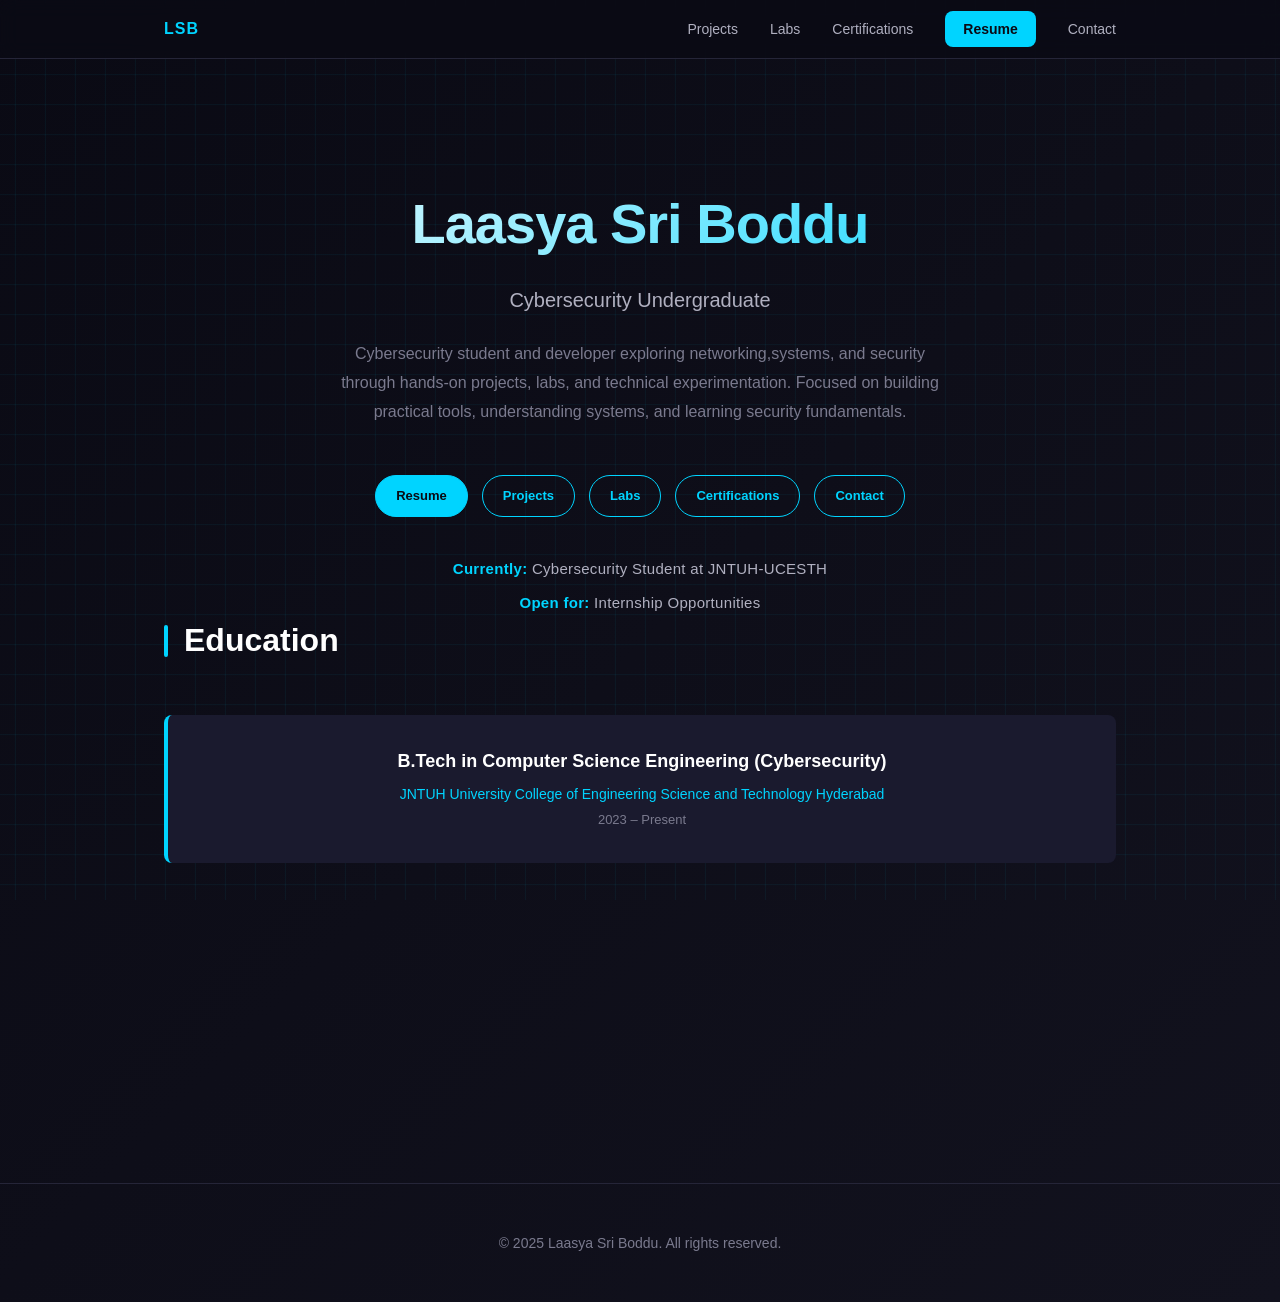
<file: index.html>
<!DOCTYPE html>
<html lang="en">
<head>
  <meta charset="UTF-8" />
  <meta name="viewport" content="width=device-width, initial-scale=1.0" />
  <meta
    name="description"
    content="Cybersecurity portfolio of Laasya Sri Boddu - cryptography, threat detection, penetration testing"
  />
  <meta name="theme-color" content="#0a0a14" />
  <title>Laasya Sri Boddu | Cybersecurity Portfolio</title>

  <link rel="stylesheet" href="styles.css" />
</head>

<body>
  <!-- Navigation -->
  <nav>
    <div class="container">
      <a href="index.html" class="nav-brand">LSB</a>
      <ul class="nav-links">
  <li><a href="projects.html">Projects</a></li>
  <li><a href="labs.html">Labs</a></li>
  <li><a href="certifications.html">Certifications</a></li>
  <li>
    <a
      href="resume.pdf"
      target="_blank"
      class="resume-nav-btn"
    >Resume
    </a>
  </li>

  <li><a href="contact.html">Contact</a></li>
</ul>
    </div>
  </nav>

  <!-- Main -->
  <div class="container">

    <!-- Hero -->
    <section class="hero">
      <h1>Laasya Sri Boddu</h1>

      <p class="hero-subtitle">Cybersecurity Undergraduate</p>

      <p class="hero-description">
        Cybersecurity student and developer exploring networking,systems, and security through hands-on projects, labs, and technical experimentation. Focused on building practical tools, understanding systems, and learning security fundamentals.
      </p>

      <div class="cta-buttons">
        <a
          href="resume.pdf"
          target="_blank"
          class="btn btn-primary"
        >
        Resume
        </a>

        <a
          href="projects.html"
          class="btn btn-secondary"
        >
        Projects
        </a>
        <a
          href="labs.html"
          class="btn btn-secondary"
        >
        Labs
        </a>
        <a
          href="certifications.html"
          class="btn btn-secondary"
        >
        Certifications
        </a>
        <a
          href="contact.html"
          class="btn btn-secondary"
        >
        Contact
        </a>
      </div>
      <div class="hero-status">
  <p>
    <span class="status-label">Currently:</span>
    Cybersecurity Student at JNTUH-UCESTH
  </p>

  <p>
    <span class="status-label">Open for:</span>
    Internship Opportunities
  </p>
</div>
<!-- Education Section -->
<section id="education">

  <h2 class="section-title">
    Education
  </h2>

  <div class="education-box">

    <div class="education-degree">
      B.Tech in Computer Science Engineering
      (Cybersecurity)
    </div>

    <div class="education-university">
      JNTUH University College of Engineering
      Science and Technology Hyderabad
    </div>

    <div class="education-meta">
      2023 – Present
    </div>

  </div>

</section>
    </section>
    

  </div>

  <!-- Footer -->
  <footer>
    <div class="container">
      <p>
        © 2025 Laasya Sri Boddu.
        All rights reserved.
      </p>
    </div>
  </footer>

  <script src="script.js"></script>
</body>
</html>
</file>
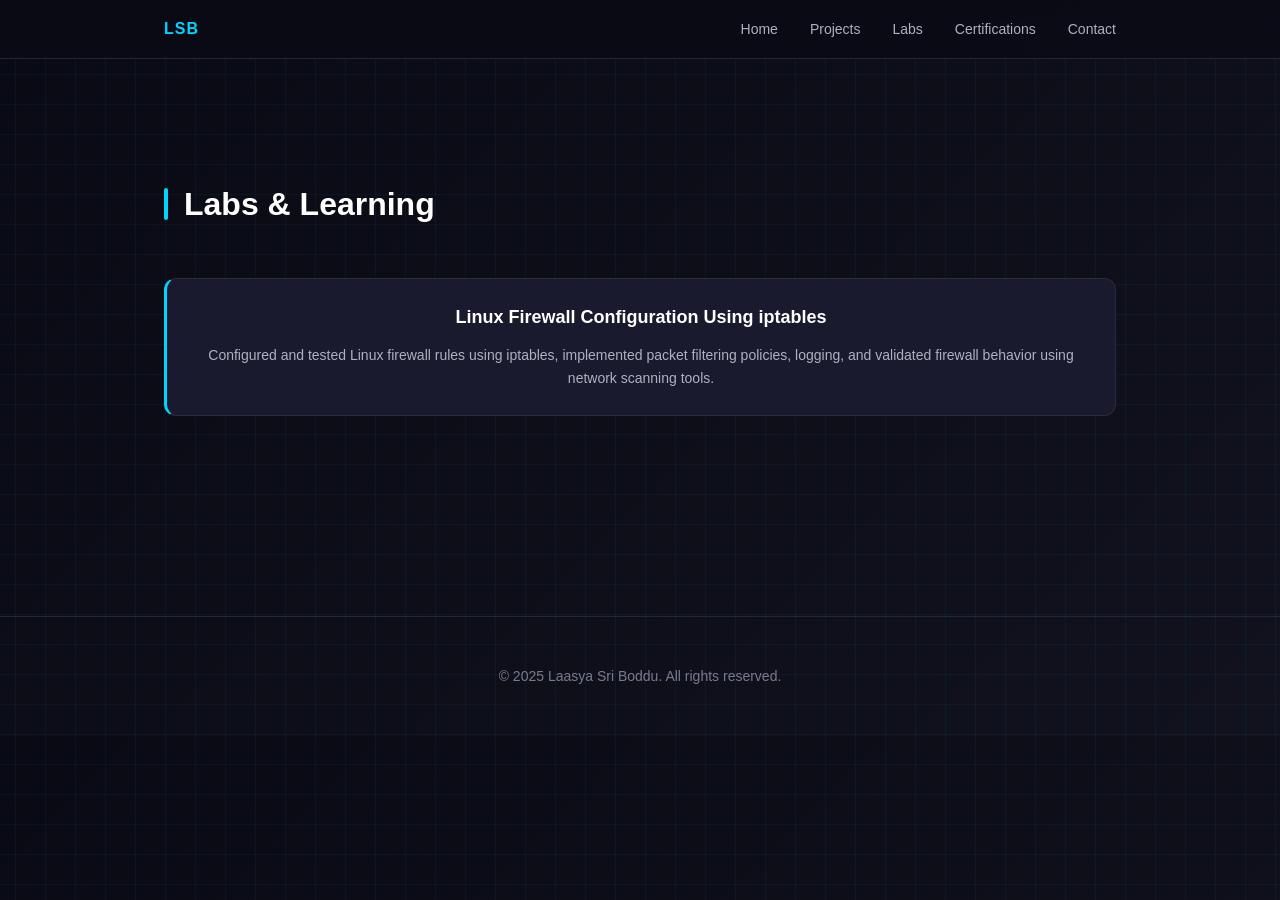
<file: labs.html>
<!DOCTYPE html>
<html lang="en">
<head>
  <meta charset="UTF-8" />
  <meta name="viewport" content="width=device-width, initial-scale=1.0" />
  <title>Labs | Laasya Sri Boddu</title>

  <link rel="stylesheet" href="styles.css" />
</head>
<body>
  <!-- Navigation -->
  <nav>
    <div class="container">
      <a href="index.html" class="nav-brand">
        LSB
      </a>
      <ul class="nav-links">
        <li><a href="index.html">Home</a></li>
        <li><a href="projects.html">Projects</a></li>
        <li><a href="labs.html">Labs</a></li>
        <li><a href="certifications.html">Certifications</a></li>
        <li><a href="contact.html">Contact</a></li>
      </ul>

    </div>
  </nav>

  <!-- Main -->
  <div class="container">

    <section class="hero">
  <h2 class="section-title">Labs & Learning</h2>

      <div class="lab-list">
        <div class="lab-item">
          <a
            href="https://docs.google.com/document/d/1nV-oGlCS8PCJKjb2NN-9CCxcKCxhXR9IljzPXh3jRtw/edit?usp=sharing"
            target="_blank"
            class="lab-link"
          >
          <div class="lab-content">
            <div class="lab-name">Linux Firewall Configuration Using iptables</div>
             <p>
            Configured and tested Linux firewall rules using iptables,
            implemented packet filtering policies, logging, and validated
            firewall behavior using network scanning tools.
            </p>
          </div>
          </a>          
        </div>
      </div>
    </section>

  </div>

  <!-- Footer -->
  <footer>
    <div class="container">
      <p>
        © 2025 Laasya Sri Boddu.
        All rights reserved.
      </p>
    </div>
  </footer>
</body>
</html>
</file>
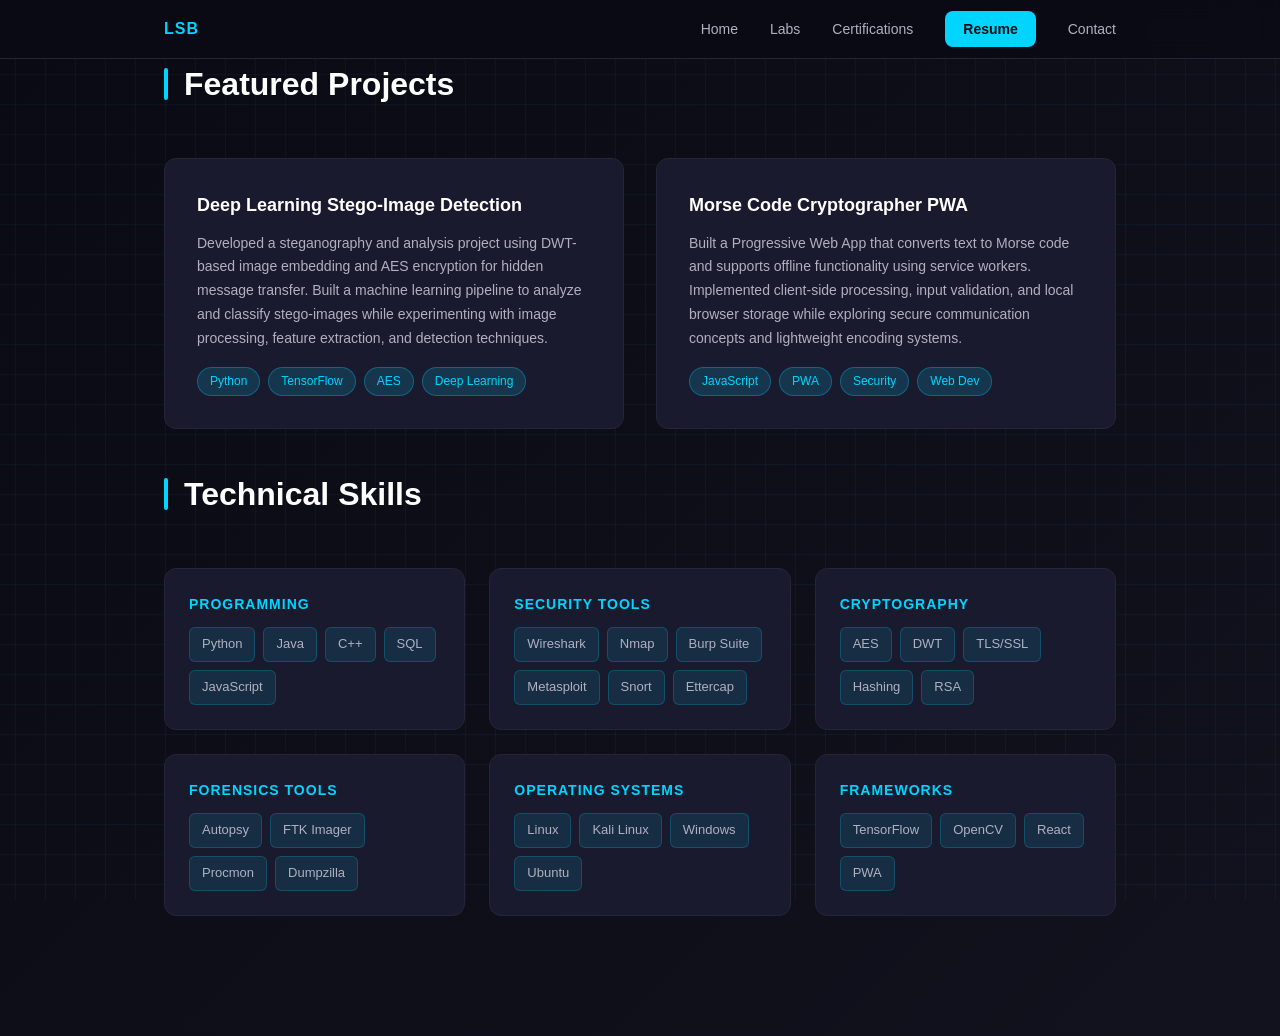
<file: projects.html>
<!DOCTYPE html>
<html lang="en">
<head>
  <meta charset="UTF-8" />
  <meta name="viewport" content="width=device-width, initial-scale=1.0"/>
  <title>Projects | Laasya Sri Boddu</title>
  <link rel="stylesheet" href="styles.css" />
</head>
<body>
  <nav>
    <div class="container">
    <a href="index.html" class="nav-brand">LSB</a>
    <ul class="nav-links">
        <li>
            <a href="index.html">Home</a>
        </li>
        <li>
            <a href="labs.html">Labs</a>
        </li>
        <li>
            <a href="certifications.html">Certifications</a>
        </li>
        <li>
            <a
            href="resume.pdf"
            target="_blank"
            class="resume-nav-btn"
            >Resume
            </a>
        </li>
        <li><a href="contact.html">Contact</a></li>
    </ul>
    </div>
   </nav>
  <div class="container">
    <section>
      <h2 class="section-title">Featured Projects</h2>
      <div class="projects-grid">
        <!-- Project 1 -->
        <a
          href="https://github.com/laasya-04/Stego-Image-Analysis-ML"
          target="_blank"
          class="project-link"
        >
          <div class="project-card">
            <h3 class="project-title">
              Deep Learning Stego-Image Detection
            </h3>

            <p class="project-description">
              Developed a steganography and analysis project using DWT-based image embedding and AES encryption for hidden message transfer. Built a machine learning pipeline to analyze and classify stego-images while experimenting with image processing, feature extraction, and detection techniques.
            </p>
            <div class="project-tags">
              <span class="tag">Python</span>
              <span class="tag">TensorFlow</span>
              <span class="tag">AES</span>
              <span class="tag">Deep Learning</span>
            </div>
          </div>

        </a>

        <!-- Project 2 -->

        <a
          href="https://github.com/laasya-04/morse-cryptographer"
          target="_blank"
          class="project-link"
        >

          <div class="project-card">

            <h3 class="project-title">
              Morse Code Cryptographer PWA
            </h3>

            <p class="project-description">
              Built a Progressive Web App that converts text to Morse code and supports offline functionality using service workers. Implemented client-side processing, input validation, and local browser storage while exploring secure communication concepts and lightweight encoding systems.
            </p>
            <div class="project-tags">
              <span class="tag">JavaScript</span>
              <span class="tag">PWA</span>
              <span class="tag">Security</span>
              <span class="tag">Web Dev</span>
            </div>

          </div>

        </a>

      </div>

      <div id="skills">
      <h2 class="section-title">Technical Skills</h2>

      <div class="skills-container">

        <div class="skill-category">
          <div class="skill-category-title">Programming</div>

          <div class="skill-items">
            <span class="skill-item">Python</span>
            <span class="skill-item">Java</span>
            <span class="skill-item">C++</span>
            <span class="skill-item">SQL</span>
            <span class="skill-item">JavaScript</span>
          </div>
        </div>

        <div class="skill-category">
          <div class="skill-category-title">Security Tools</div>

          <div class="skill-items">
            <span class="skill-item">Wireshark</span>
            <span class="skill-item">Nmap</span>
            <span class="skill-item">Burp Suite</span>
            <span class="skill-item">Metasploit</span>
            <span class="skill-item">Snort</span>
            <span class="skill-item">Ettercap</span>
          </div>
        </div>

        <div class="skill-category">
          <div class="skill-category-title">Cryptography</div>

          <div class="skill-items">
            <span class="skill-item">AES</span>
            <span class="skill-item">DWT</span>
            <span class="skill-item">TLS/SSL</span>
            <span class="skill-item">Hashing</span>
            <span class="skill-item">RSA</span>
          </div>
        </div>

        <div class="skill-category">
          <div class="skill-category-title">Forensics Tools</div>

          <div class="skill-items">
            <span class="skill-item">Autopsy</span>
            <span class="skill-item">FTK Imager</span>
            <span class="skill-item">Procmon</span>
            <span class="skill-item">Dumpzilla</span>
          </div>
        </div>

        <div class="skill-category">
          <div class="skill-category-title">Operating Systems</div>

          <div class="skill-items">
            <span class="skill-item">Linux</span>
            <span class="skill-item">Kali Linux</span>
            <span class="skill-item">Windows</span>
            <span class="skill-item">Ubuntu</span>
          </div>
        </div>

        <div class="skill-category">
          <div class="skill-category-title">Frameworks</div>

          <div class="skill-items">
            <span class="skill-item">TensorFlow</span>
            <span class="skill-item">OpenCV</span>
            <span class="skill-item">React</span>
            <span class="skill-item">PWA</span>
          </div>
        </div>

      </div>
    </div>
    </section>

  </div>

</body>

</html>
</file>
<file: styles.css>
* {
  margin: 0;
  padding: 0;
  box-sizing: border-box;
}

:root {
  --bg-primary: #0a0a14;
  --bg-secondary: #12121e;
  --bg-tertiary: #1a1a2e;
  --text-primary: #ffffff;
  --text-secondary: #b0b0c0;
  --text-tertiary: #7a7a8e;
  --accent: #00d4ff;
  --accent-warm: #ff6b6b;
  --border: #252538;
  --success: #52c41a;
}

html {
  scroll-behavior: smooth;
}

body {
  font-family: -apple-system, BlinkMacSystemFont, 'Segoe UI', Roboto, 'Helvetica Neue', sans-serif;
  background: linear-gradient(135deg, var(--bg-primary) 0%, var(--bg-secondary) 100%);
  color: var(--text-primary);
  line-height: 1.6;
  overflow-x: hidden;
}

/* Animated background grid */
body::before {
  content: '';
  position: fixed;
  top: 0;
  left: 0;
  width: 100%;
  height: 100%;
  background-image: 
    linear-gradient(0deg, transparent 24%, rgba(0, 212, 255, 0.05) 25%, rgba(0, 212, 255, 0.05) 26%, transparent 27%, transparent 74%, rgba(0, 212, 255, 0.05) 75%, rgba(0, 212, 255, 0.05) 76%, transparent 77%, transparent),
    linear-gradient(90deg, transparent 24%, rgba(0, 212, 255, 0.05) 25%, rgba(0, 212, 255, 0.05) 26%, transparent 27%, transparent 74%, rgba(0, 212, 255, 0.05) 75%, rgba(0, 212, 255, 0.05) 76%, transparent 77%, transparent);
  background-size: 60px 60px;
  pointer-events: none;
  z-index: 0;
}

.container {
  position: relative;
  z-index: 1;
  max-width: 1000px;
  margin: 0 auto;
  padding: 0 24px;
}

/* Navigation */
nav {
  position: sticky;
  top: 0;
  background: rgba(10, 10, 20, 0.8);
  backdrop-filter: blur(10px);
  border-bottom: 1px solid var(--border);
  padding: 16px 0;
  z-index: 100;
}

nav .container {
  display: flex;
  justify-content: space-between;
  align-items: center;
}

.nav-brand {
  font-size: 16px;
  font-weight: 600;
  color: var(--accent);
  text-decoration: none;
  letter-spacing: 1px;
}

.nav-links {
  display: flex;
  gap: 32px;
  list-style: none;
}

.nav-links a {
  color: var(--text-secondary);
  text-decoration: none;
  font-size: 14px;
  transition: color 0.3s ease;
  position: relative;
}

.nav-links a:hover {
  color: var(--accent);
}

.nav-links a::after {
  content: '';
  position: absolute;
  bottom: -4px;
  left: 0;
  width: 0;
  height: 2px;
  background: var(--accent);
  transition: width 0.3s ease;
}

.nav-links a:hover::after {
  width: 100%;
}

/* Hero Section */

.hero {
  padding: 120px 0 80px;
  text-align: center;
  animation: fadeInUp 1s ease-out;
}

.hero h1 {
  font-size: 56px;
  font-weight: 700;
  margin-bottom: 16px;
  background: linear-gradient(135deg, var(--text-primary) 0%, var(--accent) 100%);
  -webkit-background-clip: text;
  -webkit-text-fill-color: transparent;
  background-clip: text;
  letter-spacing: -1px;
}

.hero-subtitle {
  font-size: 20px;
  color: var(--text-secondary);
  margin-bottom: 24px;
  font-weight: 300;
}

.hero-description {
  font-size: 16px;
  color: var(--text-tertiary);
  max-width: 600px;
  margin: 0 auto 48px;
  line-height: 1.8;
}

.cta-buttons {
  display: flex;
  gap: 14px;
  justify-content: center;
  flex-wrap: wrap;
  margin-top: 36px;
}

.btn {
  padding: 10px 20px;
  border-radius: 999px;
  font-size: 13px;
  font-weight: 600;
  text-decoration: none;
  transition: all 0.25s ease;
  border: 1px solid var(--border);
  background: rgba(255, 255, 255, 0.03);
  color: var(--text-secondary);
  backdrop-filter: blur(8px);
}

.btn:hover {
  transform: translateY(-2px);
  border-color: var(--accent);
  color: var(--accent);
  background: rgba(0, 212, 255, 0.08);
}

.btn-primary {
  background: var(--accent);
  color: var(--bg-primary);
  border-color: var(--accent);
}

.btn-primary:hover {
  background: transparent;
  color: var(--accent);
}
.btn-secondary {
  background: transparent;
  color: var(--accent);
  border: 1px solid var(--accent);
}

.btn-secondary:hover {
  background: rgba(0, 212, 255, 0.1);
}
.resume-nav-btn {
  background: var(--accent);
  color: var(--bg-primary) !important;
  padding: 10px 18px;
  border-radius: 8px;
  font-weight: 600;
  transition: all 0.3s ease;
}

.resume-nav-btn:hover {
  transform: translateY(-2px);
  box-shadow: 0 8px 20px rgba(0, 212, 255, 0.25);
}

.resume-nav-btn::after {
  display: none;
}
.hero-status {
  margin-top: 40px;
  display: flex;
  flex-direction: column;
  gap: 10px;
  align-items: center;
}

.hero-status p {
  color: var(--text-secondary);
  font-size: 15px;
  letter-spacing: 0.3px;
}

.status-label {
  color: var(--accent);
  font-weight: 600;
}
/* Sections */
section {
  margin-bottom: 120px;
}

.section-title {
  font-size: 32px;
  font-weight: 700;
  margin-bottom: 48px;
  color: var(--text-primary);
  display: flex;
  align-items: center;
  gap: 16px;
}

.section-title::before {
  content: '';
  width: 4px;
  height: 32px;
  background: var(--accent);
  border-radius: 2px;
}

/* Projects Grid */
.projects-grid {
  display: grid;
  grid-template-columns: repeat(auto-fit, minmax(320px, 1fr));
  gap: 32px;
}
.project-link {
  text-decoration: none;
  color: inherit;
  display: block;
}
.project-card {
  background: var(--bg-tertiary);
  border: 1px solid var(--border);
  border-radius: 12px;
  padding: 32px;
  transition: all 0.3s ease;
  cursor: pointer;
  position: relative;
  overflow: hidden;
}

.project-card::before {
  content: '';
  position: absolute;
  top: 0;
  left: 0;
  width: 100%;
  height: 4px;
  background: linear-gradient(90deg, var(--accent), var(--accent-warm));
  transform: translateX(-100%);
  transition: transform 0.3s ease;
}

.project-card:hover {
  background: linear-gradient(135deg, rgba(0, 212, 255, 0.1) 0%, rgba(255, 107, 107, 0.05) 100%);
  border-color: var(--accent);
  transform: translateY(-8px);
}

.project-card:hover::before {
  transform: translateX(0);
}

.project-title {
  font-size: 18px;
  font-weight: 600;
  margin-bottom: 12px;
  color: var(--text-primary);
}

.project-description {
  font-size: 14px;
  color: var(--text-secondary);
  margin-bottom: 16px;
  line-height: 1.7;
}

.project-tags {
  display: flex;
  gap: 8px;
  flex-wrap: wrap;
}

.tag {
  background: rgba(0, 212, 255, 0.15);
  color: var(--accent);
  padding: 4px 12px;
  border-radius: 20px;
  font-size: 12px;
  font-weight: 500;
  border: 1px solid rgba(0, 212, 255, 0.3);
}

/* Skills Section */
#skills {
  margin-top: 40px;
}
.skills-container {
  display: grid;
  grid-template-columns: repeat(auto-fit, minmax(250px, 1fr));
  gap: 24px;
}

.skill-category {
  background: var(--bg-tertiary);
  border: 1px solid var(--border);
  border-radius: 12px;
  padding: 24px;
  transition: all 0.3s ease;
}

.skill-category:hover {
  border-color: var(--accent);
  background: linear-gradient(135deg, rgba(0, 212, 255, 0.1) 0%, rgba(0, 212, 255, 0.05) 100%);
}

.skill-category-title {
  font-size: 14px;
  font-weight: 700;
  color: var(--accent);
  margin-bottom: 12px;
  text-transform: uppercase;
  letter-spacing: 1px;
}

.skill-items {
  display: flex;
  flex-wrap: wrap;
  gap: 8px;
}

.skill-item {
  background: rgba(0, 212, 255, 0.1);
  color: var(--text-secondary);
  padding: 6px 12px;
  border-radius: 6px;
  font-size: 13px;
  border: 1px solid rgba(0, 212, 255, 0.2);
  transition: all 0.3s ease;
}

.skill-item:hover {
  background: rgba(0, 212, 255, 0.2);
  color: var(--accent);
  border-color: var(--accent);
}

/* Achievements */
.achievements {
  display: grid;
  grid-template-columns: repeat(auto-fit, minmax(200px, 1fr));
  gap: 32px;
}

.achievement-card {
  text-align: center;
  padding: 24px;
  background: var(--bg-tertiary);
  border: 1px solid var(--border);
  border-radius: 12px;
  transition: all 0.3s ease;
}

.achievement-card:hover {
  border-color: var(--accent);
  transform: scale(1.05);
}

.achievement-number {
  font-size: 36px;
  font-weight: 700;
  color: var(--accent);
  margin-bottom: 8px;
}

.achievement-label {
  font-size: 14px;
  color: var(--text-secondary);
  font-weight: 500;
}

/* Certifications */

.certifications-list {
  display: flex;
  flex-direction: column;
  gap: 24px;
  margin-top: 40px;
}

.cert-item {
  transition: all 0.3s ease;
  margin-top: 20px;
}

.cert-link {
  text-decoration: none;
  color: inherit;
  display: block;
}

.cert-content {
  background: var(--bg-tertiary);
  border: 1px solid rgba(255, 255, 255, 0.08);
  border-left: 3px solid var(--accent);
  border-radius: 12px;
  padding: 20px;
  transition: all 0.3s ease;
}

.cert-item:hover {
  transform: translateY(-5px);
}

.cert-item:hover .cert-content {
  background: rgba(0, 212, 255, 0.08);
  border-color: var(--accent);
  box-shadow: 0 10px 30px rgba(0, 212, 255, 0.08);
}

.cert-item:hover .cert-name {
  color: var(--accent);
}

.cert-name {
  font-size: 15px;
  font-weight: 600;
  color: var(--text-primary);
  margin-bottom: 6px;
  transition: color 0.3s ease;
}

.cert-issuer {
  font-size: 13px;
  color: var(--text-tertiary);
}

/* Education */
.education-box {
  background: var(--bg-tertiary);
  border-left: 4px solid var(--accent);
  border-radius: 8px;
  padding: 32px;
  transition: all 0.3s ease;
}

.education-box:hover {
  background: rgba(0, 212, 255, 0.08);
}

.education-degree {
  font-size: 18px;
  font-weight: 600;
  color: var(--text-primary);
  margin-bottom: 8px;
}

.education-university {
  font-size: 14px;
  color: var(--accent);
  margin-bottom: 4px;
  font-weight: 500;
}

.education-meta {
  font-size: 13px;
  color: var(--text-tertiary);
}

/* Contact Section */
.contact-section {
  background: linear-gradient(135deg, rgba(0, 212, 255, 0.1) 0%, rgba(255, 107, 107, 0.05) 100%);
  border: 1px solid var(--accent);
  border-radius: 12px;
  padding: 48px;
  text-align: center;
}

.contact-section h2 {
  font-size: 28px;
  margin-bottom: 16px;
}

.contact-section p {
  font-size: 16px;
  color: var(--text-secondary);
  margin-bottom: 32px;
}

.contact-links {
  display: flex;
  gap: 16px;
  justify-content: center;
  flex-wrap: wrap;
}

.contact-link {
  display: flex;
  align-items: center;
  gap: 8px;
  color: var(--text-secondary);
  text-decoration: none;
  font-size: 14px;
  padding: 8px 16px;
  background: rgba(0, 212, 255, 0.1);
  border: 1px solid rgba(0, 212, 255, 0.3);
  border-radius: 6px;
  transition: all 0.3s ease;
}

.contact-link:hover {
  color: var(--accent);
  background: rgba(0, 212, 255, 0.2);
  border-color: var(--accent);
}

/* Footer */
footer {
  border-top: 1px solid var(--border);
  padding: 48px 0;
  text-align: center;
  color: var(--text-tertiary);
  font-size: 14px;
}

/* Animations */
@keyframes fadeInUp {
  from {
    opacity: 0;
    transform: translateY(30px);
  }
  to {
    opacity: 1;
    transform: translateY(0);
  }
}

@keyframes slideIn {
  from {
    opacity: 0;
    transform: translateX(-20px);
  }
  to {
    opacity: 1;
    transform: translateX(0);
  }
}

.fade-in {
  animation: fadeInUp 0.6s ease-out forwards;
}

section:nth-child(n) {
  animation: fadeInUp 0.8s ease-out;
}

/* Responsive */
@media (max-width: 768px) {
  .hero h1 {
    font-size: 36px;
  }

  .nav-links {
    gap: 16px;
    font-size: 12px;
  }

  .section-title {
    font-size: 24px;
  }

  .projects-grid {
    grid-template-columns: 1fr;
  }

  .cta-buttons {
    flex-direction: column;
  }

  .btn {
    width: 100%;
  }

  .contact-section {
    padding: 32px 24px;
  }
}
/* Labs Section */

.lab-list {
  display: flex;
  flex-direction: column;
  gap: 24px;
  margin-top: 40px;
}

.lab-item {
  transition: all 0.3s ease;
}

.lab-item a {
  text-decoration: none;
  color: inherit;
  display: block;
}

.lab-content {
  background: var(--bg-tertiary);
  border: 1px solid rgba(255, 255, 255, 0.08);
  border-left: 3px solid var(--accent);
  border-radius: 12px;
  padding: 24px;
  transition: all 0.3s ease;
}

.lab-item:hover {
  transform: translateY(-5px);
}

.lab-item:hover .lab-content {
  background: rgba(0, 212, 255, 0.08);
  border-color: var(--accent);
  box-shadow: 0 10px 30px rgba(0, 212, 255, 0.08);
}

.lab-item:hover .lab-name {
  color: var(--accent);
}

.lab-name {
  font-size: 18px;
  font-weight: 600;
  color: var(--text-primary);
  margin-bottom: 12px;
  transition: color 0.3s ease;
}

.lab-content p {
  font-size: 14px;
  color: var(--text-secondary);
  line-height: 1.7;
}
.lab-link {
  text-decoration: none;
  color: inherit;
  display: block;
}
@media (max-width: 768px) {
  .lab-content {
    padding: 20px;
  }

  .lab-name {
    font-size: 16px;
  }
}
</file>
